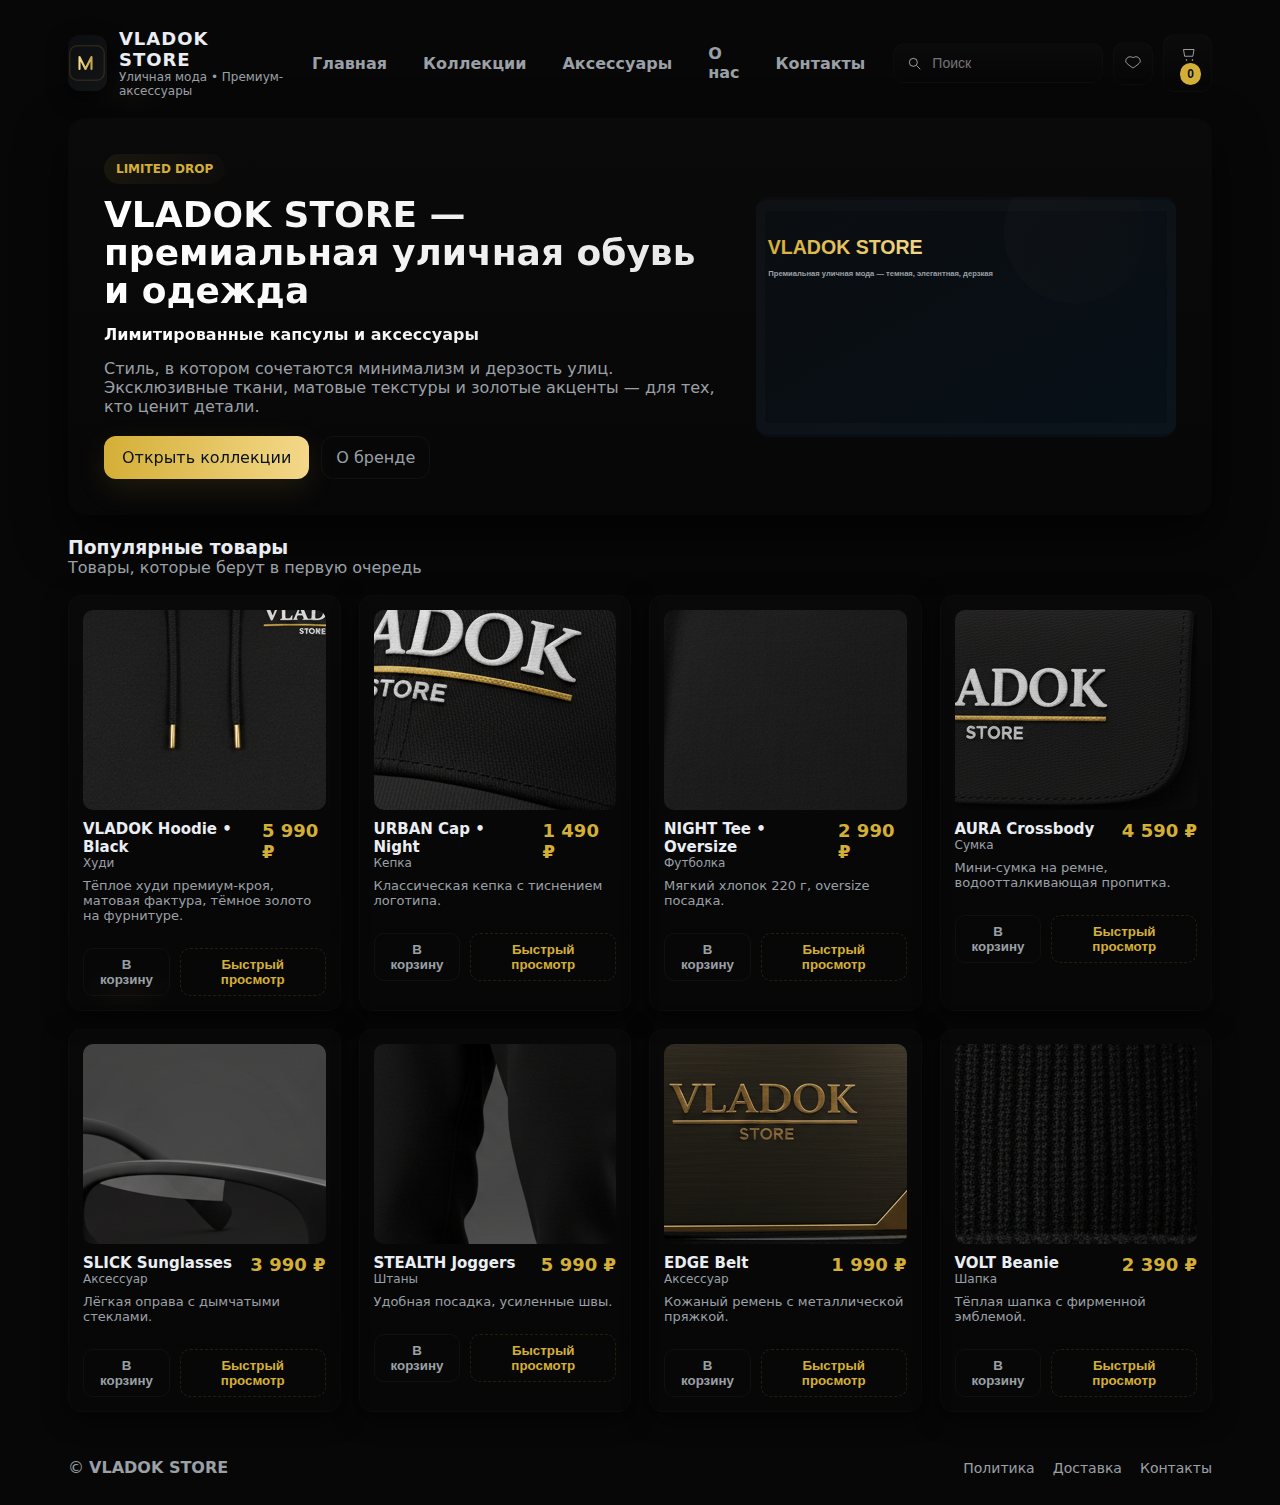
<file: index.html>
<!doctype html>
<html lang="ru">
<head>
  <meta charset="utf-8" />
  <meta name="viewport" content="width=device-width,initial-scale=1" />
  <title>VLADOK STORE — Главная</title>
  <link href="assets/css/style.css" rel="stylesheet">
</head>
<body>
  <div class="container">
    
<header class="header">
  <a class="brand" href="index.html" aria-label="VLADOK STORE">
    <div class="logo" aria-hidden="true">
      <svg width="36" height="36" viewBox="0 0 24 24" fill="none" aria-hidden="true" xmlns="http://www.w3.org/2000/svg">
        <rect x="0.5" y="0.5" width="23" height="23" rx="5" stroke="rgba(212,175,55,0.14)"/>
        <path d="M7 16V8l4 8 4-8v8" stroke="url(#g)" stroke-width="1.4" stroke-linecap="round" stroke-linejoin="round"/>
        <defs><linearGradient id="g" x1="0" x2="1"><stop offset="0" stop-color="#f4d889"/><stop offset="1" stop-color="#c9a54b"/></linearGradient></defs>
      </svg>
    </div>
    <div>
      <h1>VLADOK STORE</h1>
      <p style="margin:0;font-size:12px;color:var(--muted)">Уличная мода • Премиум-аксессуары</p>
    </div>
  </a>

  <nav class="nav" aria-label="Главное меню">
    <a href="index.html">Главная</a>
    <a href="collections.html">Коллекции</a>
    <a href="accessories.html">Аксессуары</a>
    <a href="about.html">О нас</a>
    <a href="contacts.html">Контакты</a>
  </nav>

  <div class="actions" role="group" aria-label="Действия">
    <div class="icon" style="display:flex;align-items:center;gap:8px;padding:10px 12px;border-radius:12px">
      <svg width="16" height="16" viewBox="0 0 24 24" fill="none"><path d="M21 21l-4.35-4.35" stroke="rgba(255,255,255,0.6)" stroke-width="1.5" stroke-linecap="round" stroke-linejoin="round"/><circle cx="11" cy="11" r="6" stroke="rgba(255,255,255,0.6)" stroke-width="1.5"/></svg>
      <input id="searchInput" placeholder="Поиск" style="background:transparent;border:0;outline:none;color:inherit;width:160px;font-size:14px">
    </div>
    <button class="icon" id="favoritesBtn" title="Избранное" aria-label="Избранное">
      <svg width="18" height="18" viewBox="0 0 24 24" fill="none"><path d="M12 20s-7-4.6-9-7.1C1 9.5 4 5 8.2 5 10 5 12 6.3 12 6.3S14 5 15.8 5C20 5 23 9.5 21 12.9 19 15.4 12 20 12 20z" stroke="rgba(255,255,255,0.65)" stroke-width="1.2"/></svg>
    </button>
    <button class="icon" id="cartBtn" aria-haspopup="true" aria-expanded="false" aria-label="Корзина">
      <svg width="18" height="18" viewBox="0 0 24 24" fill="none"><path d="M6 6h14l-1.5 9h-11z" stroke="rgba(255,255,255,0.65)" stroke-width="1.2" stroke-linejoin="round"/><circle cx="10" cy="20" r="1" fill="rgba(255,255,255,0.75)"/><circle cx="18" cy="20" r="1" fill="rgba(255,255,255,0.75)"/></svg>
      <span class="cart-counter" id="cartCount">0</span>
    </button>
  </div>
</header>

    <main>
      <section class="hero" aria-labelledby="hero-title">
        <div class="hero-left">
          <div class="eyebrow">LIMITED DROP</div>
          <h2 id="hero-title">VLADOK STORE — премиальная уличная обувь и одежда<br><span style="font-weight:600;color:var(--muted);font-size:16px">Лимитированные капсулы и аксессуары</span></h2>
          <p>Стиль, в котором сочетаются минимализм и дерзость улиц. Эксклюзивные ткани, матовые текстуры и золотые акценты — для тех, кто ценит детали.</p>
          <div class="cta">
            <a href="collections.html" class="btn-primary" style="text-decoration:none;display:inline-flex;align-items:center;justify-content:center">Открыть коллекции</a>
            <a href="about.html" class="btn-ghost" style="text-decoration:none;display:inline-flex;align-items:center;justify-content:center">О бренде</a>
          </div>
        </div>
        <div class="hero-right">
          <img src="assets/images/hero.svg" alt="VLADOK hero">
        </div>
      </section>

      <section aria-labelledby="products-title" style="margin-top:22px">
        <div class="section-title">
          <div>
            <h3 id="products-title" style="margin:0">Популярные товары</h3>
            <div style="color:var(--muted)">Товары, которые берут в первую очередь</div>
          </div>
          <div><span class="gold-line"></span></div>
        </div>

        <div class="grid" id="productGrid" role="list"></div>
      </section>

    </main>

    
<footer class="footer">
  <div>© <strong>VLADOK STORE</strong> <span class="gold-line" aria-hidden="true"></span></div>
  <div style="display:flex;gap:18px;align-items:center">
    <a href="policy.html">Политика</a>
    <a href="contacts.html">Доставка</a>
    <a href="contacts.html">Контакты</a>
  </div>
</footer>

  </div>

  <!-- Cart Drawer -->
  <aside class="cart-drawer" id="cartDrawer" aria-hidden="true" role="dialog" aria-label="Корзина">
    <div style="display:flex;justify-content:space-between;align-items:center;">
      <strong>Корзина</strong>
      <button class="close" id="cartClose" aria-label="Закрыть корзину">✕</button>
    </div>
    <div id="cartItems" style="margin-top:12px">
      <div class="empty">Ваша корзина пуста</div>
    </div>
    <div class="cart-total" id="cartTotal" style="display:none;margin-top:12px;justify-content:space-between;align-items:center;color:var(--gold-1);font-weight:800">
      <div>Итого</div>
      <div id="cartTotalPrice">0 ₽</div>
    </div>
    <div style="display:flex;gap:8px;margin-top:12px">
      <button class="btn-primary" id="checkoutBtn" style="flex:1">Оформить</button>
      <button class="btn-ghost" id="clearCart">Очистить</button>
    </div>
  </aside>

  <!-- Modal -->
  <div class="modal-backdrop" id="modalBackdrop" aria-hidden="true">
    <div class="modal" role="dialog" aria-modal="true" aria-label="Быстрый просмотр товара">
      <div id="modalImageArea" style="flex:1"></div>
      <div style="width:320px">
        <div style="display:flex;justify-content:space-between;align-items:center">
          <div>
            <h4 id="modalTitle" style="margin:0">Название</h4>
            <div id="modalSubtitle" style="color:var(--muted);font-size:13px">Категория</div>
          </div>
          <button class="close" id="modalClose" aria-label="Закрыть">✕</button>
        </div>
        <p id="modalDesc" style="color:var(--muted);margin-top:12px">Описание товара...</p>
        <div style="margin-top:12px;display:flex;gap:10px;align-items:center">
          <div class="price" id="modalPrice">0 ₽</div>
          <div style="margin-left:auto">
            <button class="btn-quick" id="modalAdd">Добавить</button>
          </div>
        </div>
      </div>
    </div>
  </div>

  <script src="assets/js/main.js"></script>
</body>
</html>
</file>
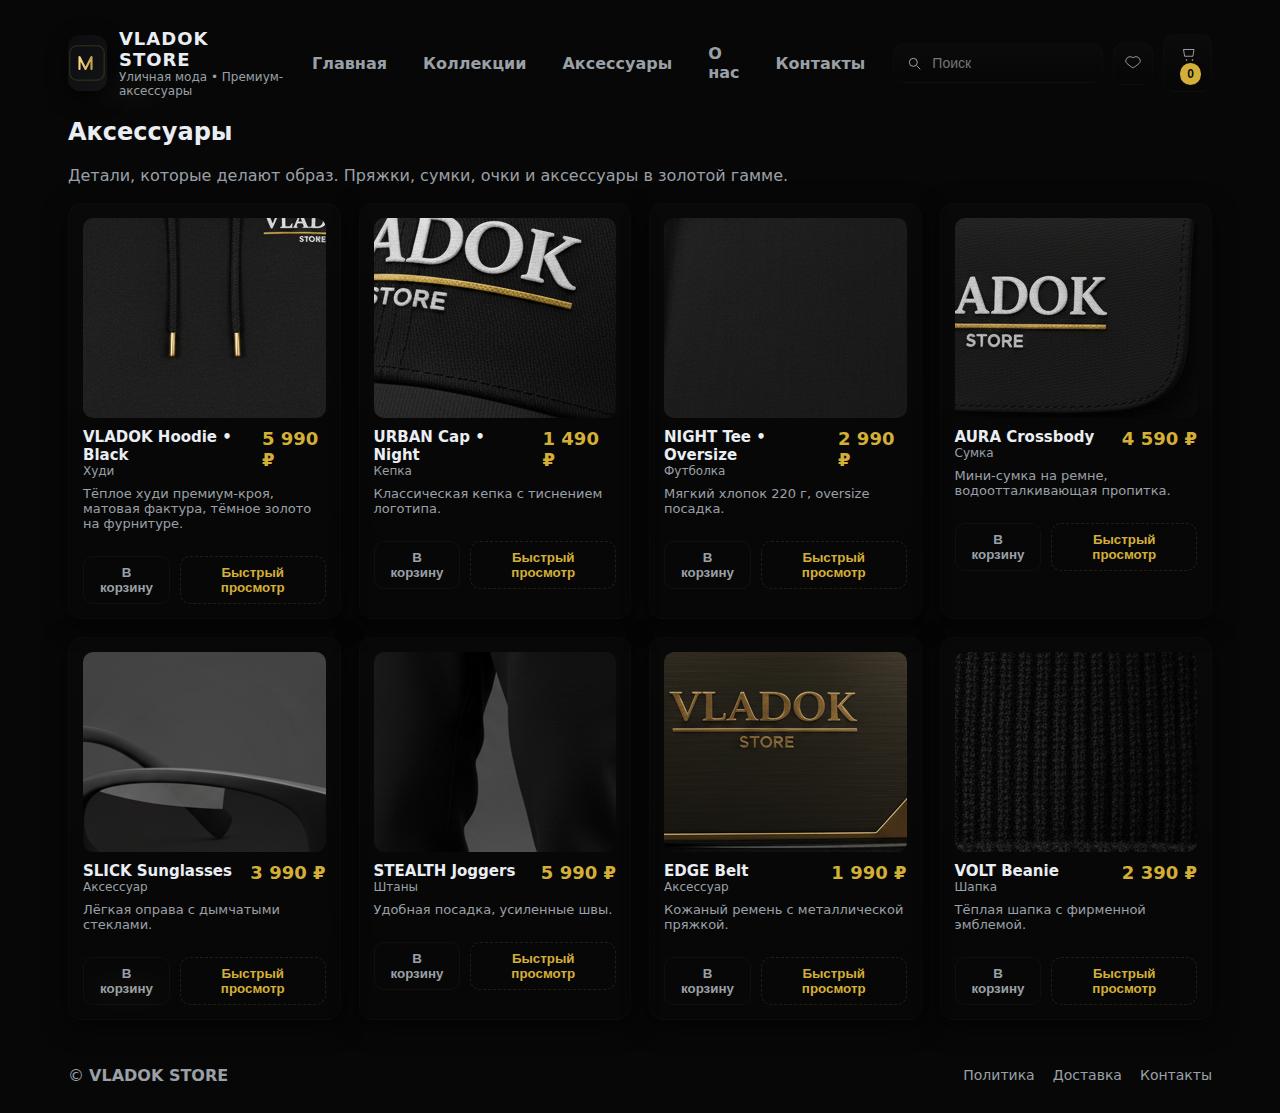
<file: accessories.html>
<!doctype html>
<html lang="ru">
<head>
  <meta charset="utf-8" />
  <meta name="viewport" content="width=device-width,initial-scale=1" />
  <title>VLADOK STORE — Аксессуары</title>
  <link href="assets/css/style.css" rel="stylesheet">
</head>
<body>
  <div class="container">
    
<header class="header">
  <a class="brand" href="index.html" aria-label="VLADOK STORE">
    <div class="logo" aria-hidden="true">
      <svg width="36" height="36" viewBox="0 0 24 24" fill="none" aria-hidden="true" xmlns="http://www.w3.org/2000/svg">
        <rect x="0.5" y="0.5" width="23" height="23" rx="5" stroke="rgba(212,175,55,0.14)"/>
        <path d="M7 16V8l4 8 4-8v8" stroke="url(#g)" stroke-width="1.4" stroke-linecap="round" stroke-linejoin="round"/>
        <defs><linearGradient id="g" x1="0" x2="1"><stop offset="0" stop-color="#f4d889"/><stop offset="1" stop-color="#c9a54b"/></linearGradient></defs>
      </svg>
    </div>
    <div>
      <h1>VLADOK STORE</h1>
      <p style="margin:0;font-size:12px;color:var(--muted)">Уличная мода • Премиум-аксессуары</p>
    </div>
  </a>

  <nav class="nav" aria-label="Главное меню">
    <a href="index.html">Главная</a>
    <a href="collections.html">Коллекции</a>
    <a href="accessories.html">Аксессуары</a>
    <a href="about.html">О нас</a>
    <a href="contacts.html">Контакты</a>
  </nav>

  <div class="actions" role="group" aria-label="Действия">
    <div class="icon" style="display:flex;align-items:center;gap:8px;padding:10px 12px;border-radius:12px">
      <svg width="16" height="16" viewBox="0 0 24 24" fill="none"><path d="M21 21l-4.35-4.35" stroke="rgba(255,255,255,0.6)" stroke-width="1.5" stroke-linecap="round" stroke-linejoin="round"/><circle cx="11" cy="11" r="6" stroke="rgba(255,255,255,0.6)" stroke-width="1.5"/></svg>
      <input id="searchInput" placeholder="Поиск" style="background:transparent;border:0;outline:none;color:inherit;width:160px;font-size:14px">
    </div>
    <button class="icon" id="favoritesBtn" title="Избранное" aria-label="Избранное">
      <svg width="18" height="18" viewBox="0 0 24 24" fill="none"><path d="M12 20s-7-4.6-9-7.1C1 9.5 4 5 8.2 5 10 5 12 6.3 12 6.3S14 5 15.8 5C20 5 23 9.5 21 12.9 19 15.4 12 20 12 20z" stroke="rgba(255,255,255,0.65)" stroke-width="1.2"/></svg>
    </button>
    <button class="icon" id="cartBtn" aria-haspopup="true" aria-expanded="false" aria-label="Корзина">
      <svg width="18" height="18" viewBox="0 0 24 24" fill="none"><path d="M6 6h14l-1.5 9h-11z" stroke="rgba(255,255,255,0.65)" stroke-width="1.2" stroke-linejoin="round"/><circle cx="10" cy="20" r="1" fill="rgba(255,255,255,0.75)"/><circle cx="18" cy="20" r="1" fill="rgba(255,255,255,0.75)"/></svg>
      <span class="cart-counter" id="cartCount">0</span>
    </button>
  </div>
</header>

    <main>
      <h2 style="margin-top:6px">Аксессуары</h2>
      <p style="color:var(--muted)">Детали, которые делают образ. Пряжки, сумки, очки и аксессуары в золотой гамме.</p>

      <section style="margin-top:18px">
        <div class="grid" id="productGrid" role="list"></div>
      </section>
    </main>

    
<footer class="footer">
  <div>© <strong>VLADOK STORE</strong> <span class="gold-line" aria-hidden="true"></span></div>
  <div style="display:flex;gap:18px;align-items:center">
    <a href="policy.html">Политика</a>
    <a href="contacts.html">Доставка</a>
    <a href="contacts.html">Контакты</a>
  </div>
</footer>

  </div>

  <script src="assets/js/main.js"></script>
</body>
</html>
</file>
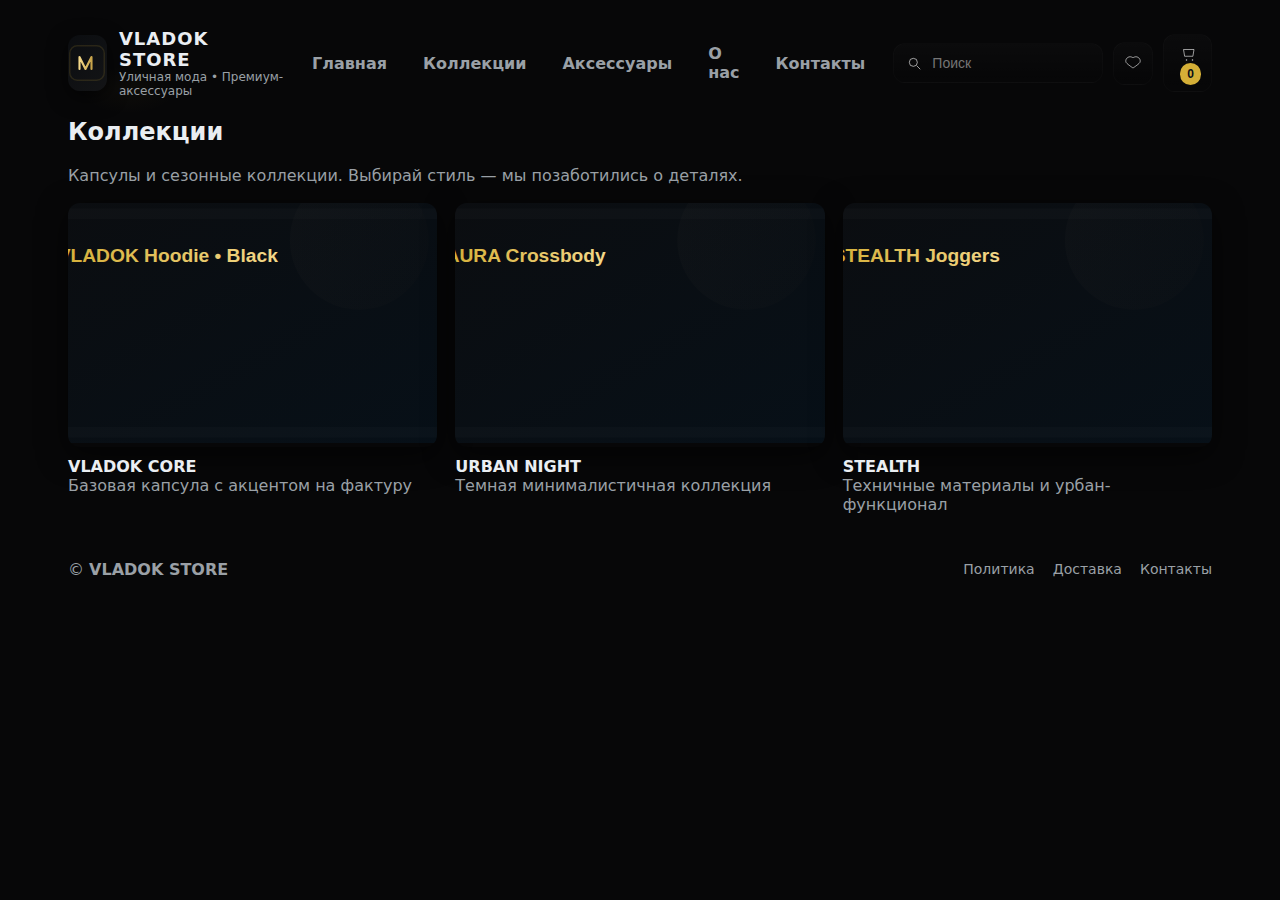
<file: collections.html>
<!doctype html>
<html lang="ru">
<head>
  <meta charset="utf-8" />
  <meta name="viewport" content="width=device-width,initial-scale=1" />
  <title>VLADOK STORE — Коллекции</title>
  <link href="assets/css/style.css" rel="stylesheet">
</head>
<body>
  <div class="container">
    
<header class="header">
  <a class="brand" href="index.html" aria-label="VLADOK STORE">
    <div class="logo" aria-hidden="true">
      <svg width="36" height="36" viewBox="0 0 24 24" fill="none" aria-hidden="true" xmlns="http://www.w3.org/2000/svg">
        <rect x="0.5" y="0.5" width="23" height="23" rx="5" stroke="rgba(212,175,55,0.14)"/>
        <path d="M7 16V8l4 8 4-8v8" stroke="url(#g)" stroke-width="1.4" stroke-linecap="round" stroke-linejoin="round"/>
        <defs><linearGradient id="g" x1="0" x2="1"><stop offset="0" stop-color="#f4d889"/><stop offset="1" stop-color="#c9a54b"/></linearGradient></defs>
      </svg>
    </div>
    <div>
      <h1>VLADOK STORE</h1>
      <p style="margin:0;font-size:12px;color:var(--muted)">Уличная мода • Премиум-аксессуары</p>
    </div>
  </a>

  <nav class="nav" aria-label="Главное меню">
    <a href="index.html">Главная</a>
    <a href="collections.html">Коллекции</a>
    <a href="accessories.html">Аксессуары</a>
    <a href="about.html">О нас</a>
    <a href="contacts.html">Контакты</a>
  </nav>

  <div class="actions" role="group" aria-label="Действия">
    <div class="icon" style="display:flex;align-items:center;gap:8px;padding:10px 12px;border-radius:12px">
      <svg width="16" height="16" viewBox="0 0 24 24" fill="none"><path d="M21 21l-4.35-4.35" stroke="rgba(255,255,255,0.6)" stroke-width="1.5" stroke-linecap="round" stroke-linejoin="round"/><circle cx="11" cy="11" r="6" stroke="rgba(255,255,255,0.6)" stroke-width="1.5"/></svg>
      <input id="searchInput" placeholder="Поиск" style="background:transparent;border:0;outline:none;color:inherit;width:160px;font-size:14px">
    </div>
    <button class="icon" id="favoritesBtn" title="Избранное" aria-label="Избранное">
      <svg width="18" height="18" viewBox="0 0 24 24" fill="none"><path d="M12 20s-7-4.6-9-7.1C1 9.5 4 5 8.2 5 10 5 12 6.3 12 6.3S14 5 15.8 5C20 5 23 9.5 21 12.9 19 15.4 12 20 12 20z" stroke="rgba(255,255,255,0.65)" stroke-width="1.2"/></svg>
    </button>
    <button class="icon" id="cartBtn" aria-haspopup="true" aria-expanded="false" aria-label="Корзина">
      <svg width="18" height="18" viewBox="0 0 24 24" fill="none"><path d="M6 6h14l-1.5 9h-11z" stroke="rgba(255,255,255,0.65)" stroke-width="1.2" stroke-linejoin="round"/><circle cx="10" cy="20" r="1" fill="rgba(255,255,255,0.75)"/><circle cx="18" cy="20" r="1" fill="rgba(255,255,255,0.75)"/></svg>
      <span class="cart-counter" id="cartCount">0</span>
    </button>
  </div>
</header>

    <main>
      <h2 style="margin-top:6px">Коллекции</h2>
      <p style="color:var(--muted)">Капсулы и сезонные коллекции. Выбирай стиль — мы позаботились о деталях.</p>

      <section style="margin-top:18px">
        <div style="display:grid;grid-template-columns:repeat(3,1fr);gap:18px">
          <a href="#" style="text-decoration:none;color:inherit">
            <div style="border-radius:12px;overflow:hidden;box-shadow:0 8px 30px rgba(0,0,0,0.6)"><img src="assets/images/product1.svg" style="width:100%;height:240px;object-fit:cover"></div>
            <h4 style="margin:10px 0 0 0">VLADOK CORE</h4>
            <div style="color:var(--muted)">Базовая капсула с акцентом на фактуру</div>
          </a>
          <a href="#" style="text-decoration:none;color:inherit">
            <div style="border-radius:12px;overflow:hidden;box-shadow:0 8px 30px rgba(0,0,0,0.6)"><img src="assets/images/product4.svg" style="width:100%;height:240px;object-fit:cover"></div>
            <h4 style="margin:10px 0 0 0">URBAN NIGHT</h4>
            <div style="color:var(--muted)">Темная минималистичная коллекция</div>
          </a>
          <a href="#" style="text-decoration:none;color:inherit">
            <div style="border-radius:12px;overflow:hidden;box-shadow:0 8px 30px rgba(0,0,0,0.6)"><img src="assets/images/product6.svg" style="width:100%;height:240px;object-fit:cover"></div>
            <h4 style="margin:10px 0 0 0">STEALTH</h4>
            <div style="color:var(--muted)">Техничные материалы и урбан-функционал</div>
          </a>
        </div>
      </section>
    </main>

    
<footer class="footer">
  <div>© <strong>VLADOK STORE</strong> <span class="gold-line" aria-hidden="true"></span></div>
  <div style="display:flex;gap:18px;align-items:center">
    <a href="policy.html">Политика</a>
    <a href="contacts.html">Доставка</a>
    <a href="contacts.html">Контакты</a>
  </div>
</footer>

  </div>

  <script src="assets/js/main.js"></script>
</body>
</html>
</file>
<file: assets/css/style.css>
:root{
  --bg:#070708;
  --panel:#0f1114;
  --muted:#9aa0a6;
  --gold-1:#d4af37;
  --gold-2:#f4d889;
  --glass: rgba(255,255,255,0.02);
  --accent: linear-gradient(90deg,var(--gold-1),var(--gold-2));
  --radius:14px;
  --maxw:1200px;
}
*{box-sizing:border-box}
html,body{height:100%;margin:0;font-family:Inter,system-ui,-apple-system,'Segoe UI',Roboto,Arial; background: radial-gradient(800px 400px at 10% 10%, rgba(212,175,55,0.03), transparent 6%), var(--bg); color:#eaeef2;-webkit-font-smoothing:antialiased}
.container{max-width:var(--maxw);margin:0 auto;padding:28px}
.header{display:flex;align-items:center;justify-content:space-between;gap:16px;margin-bottom:20px}
.brand{display:flex;gap:12px;align-items:center;text-decoration:none;color:inherit}
.logo{width:56px;height:56px;border-radius:12px;background:linear-gradient(135deg,#0b0d10,#131416);display:flex;align-items:center;justify-content:center;box-shadow:0 6px 20px rgba(0,0,0,0.6)}
.brand h1{margin:0;font-size:18px;letter-spacing:1px;font-weight:800}
.nav{display:flex;gap:12px;align-items:center}
.nav a{color:var(--muted);text-decoration:none;padding:8px 12px;border-radius:10px;font-weight:600}
.nav a:hover{color:#fff;background:var(--glass);transform:translateY(-2px)}
.actions{display:flex;gap:10px;align-items:center}
.icon{background:linear-gradient(180deg,rgba(255,255,255,0.02),transparent);padding:10px;border-radius:12px;border:1px solid rgba(255,255,255,0.02)}
.cart-counter{background:var(--gold-1);color:#071018;padding:4px 7px;border-radius:999px;font-weight:800;font-size:12px;margin-left:6px}

.hero{
  background: linear-gradient(180deg, rgba(255,255,255,0.01), rgba(0,0,0,0.00));
  border-radius:18px;padding:36px;display:flex;gap:28px;align-items:center;box-shadow:0 20px 50px rgba(0,0,0,0.7);overflow:hidden;
  animation:fadeInUp .7s cubic-bezier(.2,.9,.2,1);
}
.hero-left{flex:1}
.eyebrow{display:inline-block;padding:8px 12px;border-radius:999px;background:linear-gradient(90deg, rgba(212,175,55,0.08), rgba(212,175,55,0.02));color:var(--gold-1);font-weight:700;font-size:12px;margin-bottom:12px}
.hero h2{font-size:36px;margin:0 0 12px 0;line-height:1.05;font-weight:800;background:linear-gradient(90deg,#fff,#e6e6e6);-webkit-background-clip:text;-webkit-text-fill-color:transparent}
.hero p{color:var(--muted);margin:0 0 20px 0}
.cta{display:flex;gap:12px}
.btn-primary{background:var(--accent);color:#081018;padding:12px 18px;border-radius:12px;border:0;cursor:pointer;box-shadow:0 10px 30px rgba(212,175,55,0.12);transform:translateZ(0);transition:transform .22s}
.btn-primary:hover{transform:translateY(-4px)}
.btn-ghost{background:transparent;border:1px solid rgba(255,255,255,0.04);padding:10px 14px;color:var(--muted);border-radius:12px;cursor:pointer}

.hero-right{width:420px;height:240px;border-radius:14px;background:linear-gradient(180deg,#0b0f12,#071018);display:flex;align-items:center;justify-content:center;position:relative;overflow:hidden}
.hero-right img{width:100%;height:100%;object-fit:cover;border-radius:12px;transform:scale(1.02);transition:transform .9s cubic-bezier(.2,.9,.2,1)}
.hero-right:hover img{transform:scale(1.06) rotate(-1deg)}

.section-title{display:flex;align-items:center;justify-content:space-between;margin:18px 0}
.grid{display:grid;grid-template-columns:repeat(4,1fr);gap:18px}
@media(max-width:1100px){.grid{grid-template-columns:repeat(3,1fr)} .hero{flex-direction:column} .hero-right{width:100%}}
@media(max-width:760px){.grid{grid-template-columns:repeat(2,1fr)} .header{flex-direction:column;align-items:flex-start}}
@media(max-width:420px){.grid{grid-template-columns:1fr} .hero h2{font-size:28px} .actions{width:100%;justify-content:flex-end}}

.card{background:linear-gradient(180deg, rgba(255,255,255,0.01), rgba(255,255,255,0.00));border-radius:14px;padding:14px;box-shadow:0 6px 24px rgba(0,0,0,0.6);border:1px solid rgba(255,255,255,0.02);transition:transform .28s ease,box-shadow .28s;overflow:hidden;display:flex;flex-direction:column}
.card:hover{transform:translateY(-10px);box-shadow:0 20px 60px rgba(0,0,0,0.75)}
.thumb{width:100%;height:200px;border-radius:10px;overflow:hidden;background:#0f1214;display:flex;align-items:center;justify-content:center}
.title{font-weight:700;font-size:15px;margin:0}
.desc{color:var(--muted);font-size:13px;margin-top:8px;flex:1}
.price{font-weight:800;color:var(--gold-1);font-size:18px}

.card-footer{display:flex;align-items:center;justify-content:space-between;gap:10px;margin-top:12px}
.btn-add{background:transparent;border:1px solid rgba(255,255,255,0.04);padding:8px 12px;border-radius:10px;cursor:pointer;color:var(--muted);font-weight:700}
.btn-quick{background:transparent;border:1px dashed rgba(212,175,55,0.14);padding:8px 12px;border-radius:10px;cursor:pointer;color:var(--gold-1);font-weight:700}

.footer{margin-top:46px;display:flex;justify-content:space-between;align-items:center;color:var(--muted);gap:10px;flex-wrap:wrap}
.footer a{color:var(--muted);text-decoration:none;font-size:14px}
.gold-line{width:44px;height:4px;border-radius:4px;background:linear-gradient(90deg,var(--gold-1),var(--gold-2))}

.cart-drawer{position:fixed;right:20px;top:20px;width:360px;max-width:calc(100% - 40px);background:linear-gradient(180deg, rgba(255,255,255,0.02), rgba(255,255,255,0.00));border-radius:14px;padding:16px;box-shadow:0 20px 60px rgba(0,0,0,0.7);border:1px solid rgba(255,255,255,0.03);transform:translateY(-10px) scale(.98);opacity:0;transition:all .22s;pointer-events:none;z-index:80}
.cart-drawer.open{transform:translateY(0) scale(1);opacity:1;pointer-events:auto}

.modal-backdrop{position:fixed;inset:0;background:rgba(2,6,12,0.6);display:flex;align-items:center;justify-content:center;z-index:90;opacity:0;pointer-events:none;transition:opacity .18s}
.modal-backdrop.open{opacity:1;pointer-events:auto}
.modal{width:min(920px,95%);background:linear-gradient(180deg,#0b0d10,#0d0f12);border-radius:16px;padding:18px;display:flex;gap:18px;box-shadow:0 30px 80px rgba(0,0,0,0.8)}
.modal img{width:100%;height:420px;object-fit:cover;border-radius:12px}

@keyframes fadeInUp{from{opacity:0;transform:translateY(12px)}to{opacity:1;transform:none}}
.fade-in{animation:fadeInUp .6s cubic-bezier(.2,.9,.2,1)}
</file>
